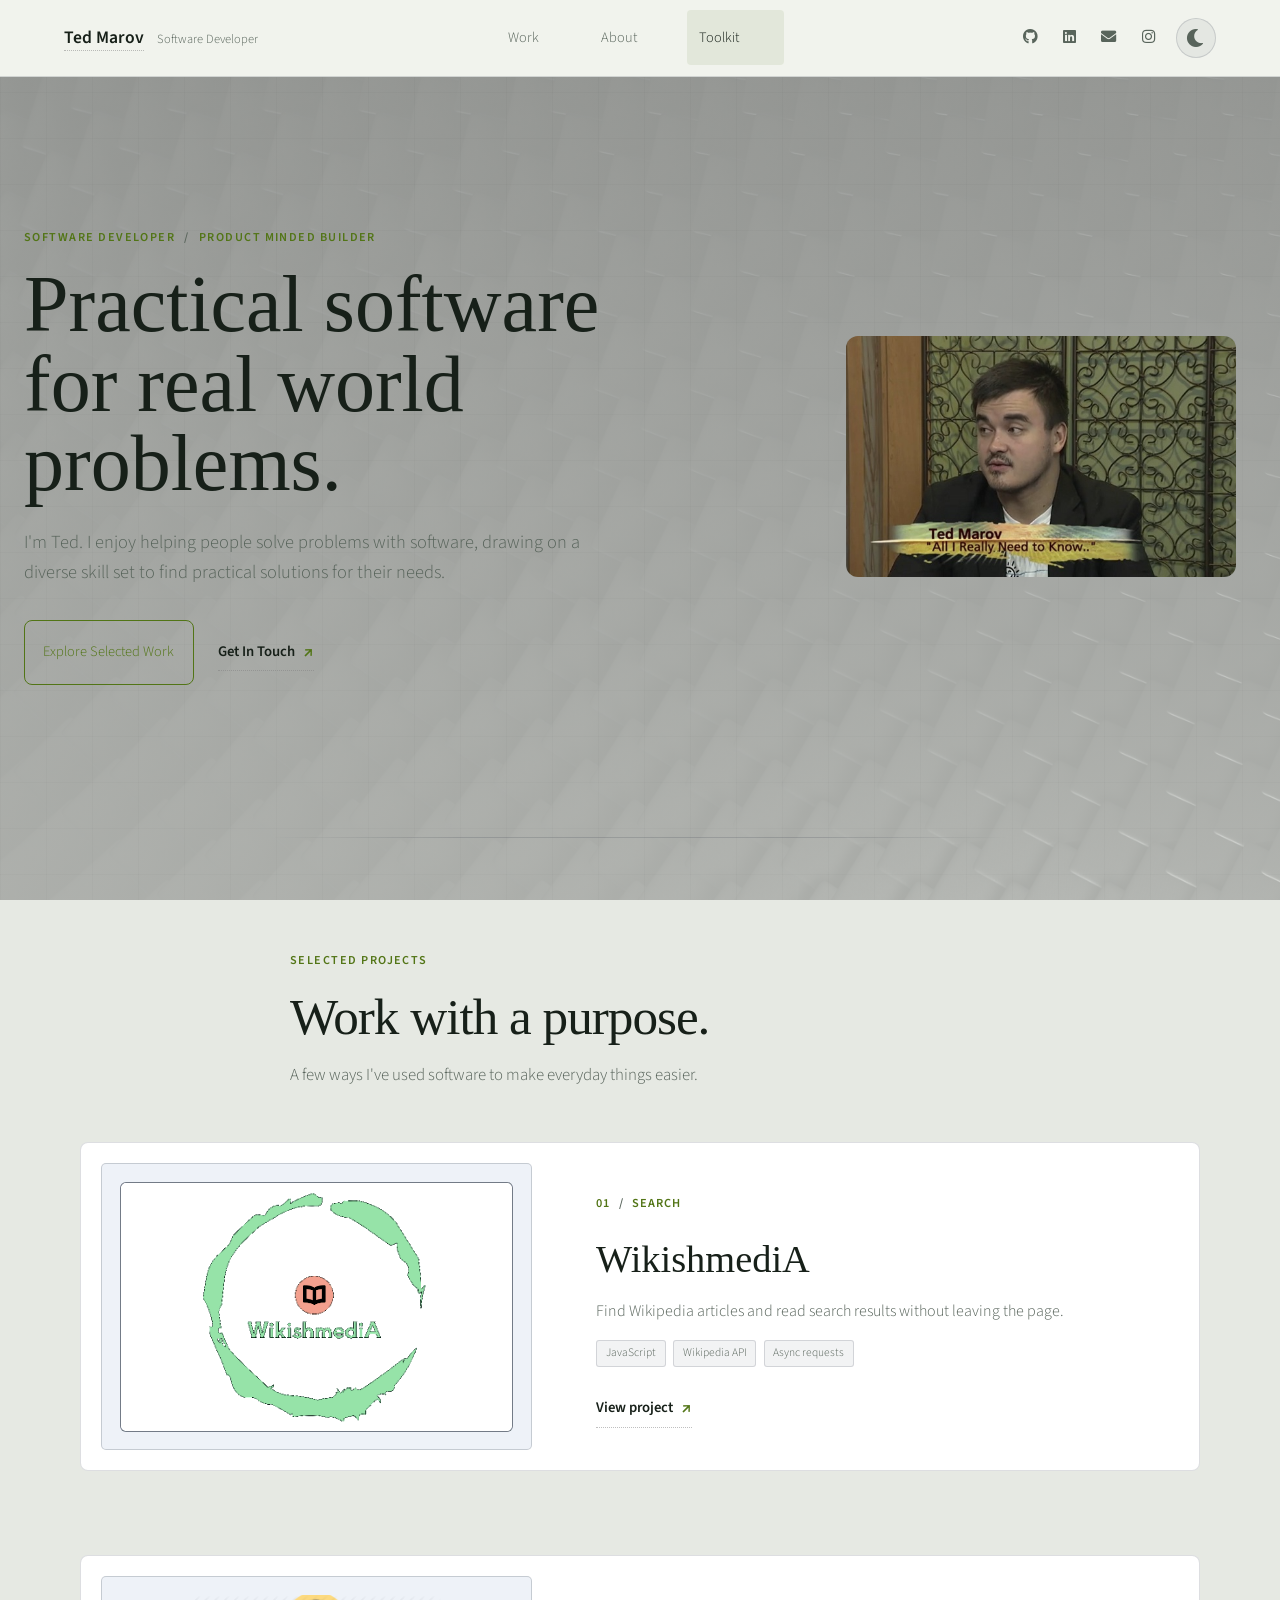
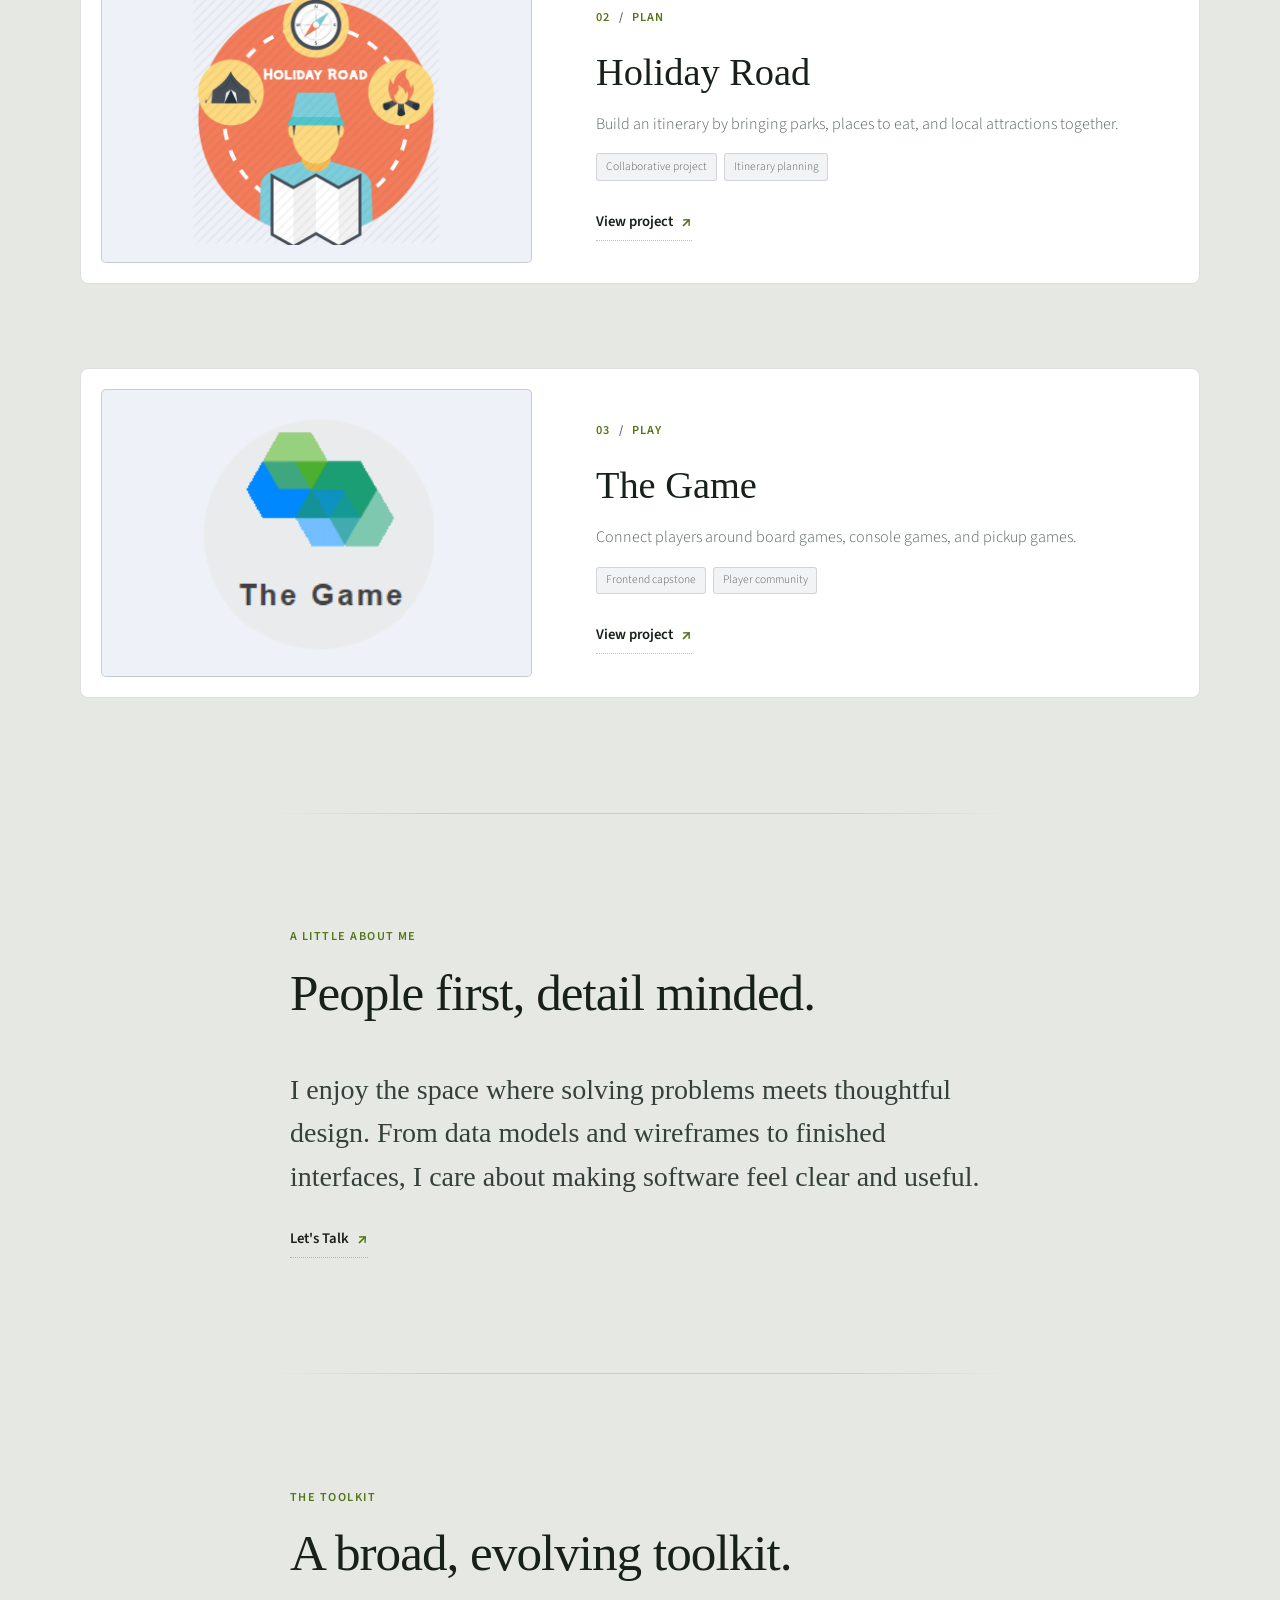
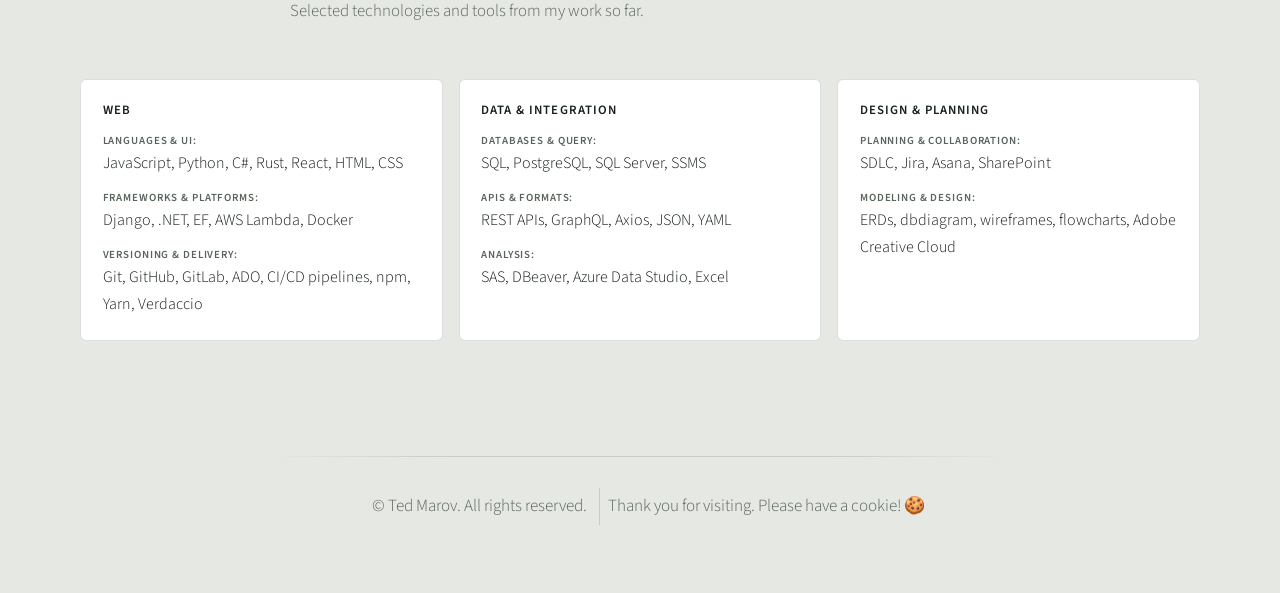
<file: index.html>
<!DOCTYPE HTML>
<!--
	Prologue by HTML5 UP
	html5up.net | @ajlkn
	Free for personal and commercial use under the CCA 3.0 license (html5up.net/license)
-->
<html>
	<head>
		<title>Ted Marov | Software Developer</title>
		<meta charset="utf-8" />
		<meta name="viewport" content="width=device-width, initial-scale=1" />
		<meta name="description" content="Ted Marov is a software developer building thoughtful tools for finding, planning, and connecting." />
		<meta property='og:image' content='./assets/images/DarkPaladin1.jpg' />
		<link rel="stylesheet" href="assets/css/main.css" />
		<link rel="stylesheet" href="assets/css/theme-dark.css" />
		<script>
			// Set theme before first paint to avoid a flash of the wrong palette.
			(function () {
				var t;
				try { t = localStorage.getItem('tm-theme'); } catch (e) {}
				if (t !== 'light' && t !== 'dark') {
					t = window.matchMedia && window.matchMedia('(prefers-color-scheme: light)').matches ? 'light' : 'dark';
				}
				document.documentElement.setAttribute('data-theme', t);
			})();
		</script>
	</head>
	<body class="is-preload">

		<!-- Gamma filter used to deepen low-contrast logo art -->
		<svg class="tm-filters" aria-hidden="true" focusable="false">
			<filter id="tm-deepen" color-interpolation-filters="sRGB">
				<feComponentTransfer>
					<feFuncR type="gamma" exponent="4.0" />
					<feFuncG type="gamma" exponent="4.0" />
					<feFuncB type="gamma" exponent="4.0" />
				</feComponentTransfer>
			</filter>
		</svg>

		<!-- Header -->
			<div id="header">

				<div class="top">
					<div class="name">
						<a class="brand-name" href="#top">Ted Marov</a>
						<span class="brand-role">Software Developer</span>
					</div>
				</div>

				<!-- Spacing -->
				<div class="middle">
					
						<!-- Nav -->
						<nav id="nav">
							<ul>
								<li><a href="#portfolio" id="portfolio-link"><span>Work</span></a></li>
								<li><a href="#about" id="about-link"><span>About</span></a></li>
								<li><a href="#technology" id="technology-link"><span>Toolkit</span></a></li>
								<!-- <li><a href="#contact" id="contact-link"><span class="icon solid fa-envelope">Contact</span></a></li> -->
							</ul>
						</nav>
				</div>

				<div class="bottom">
					<!-- Social Icons -->
						<ul class="icons">
							<li>
								<a href="https://www.github.com/tedmarov" 
								target="_blank" 
								rel="noopener noreferrer" 
								class="icon brands fa-github">
								<span class="label">Github</span>
								</a>
							</li>
							<li>
								<a href="https://www.linkedin.com/in/tedmarov" 
								target="_blank"
								rel="noopener noreferrer"
								class="icon brands fa-linkedin">
								<span class="label">LinkedIn</span>
								</a>
							</li>
							<li>
								<a href="mailto:tedmarov.dev@gmail.com"
								target="_blank"
								class="icon solid fa-envelope">
								<span class="label">Email</span>
								</a>
							</li>
							<li>
								<a href="https://www.instagram.com/tedmarov/"
								target="_blank"
								rel="noopener noreferrer"
								class="icon brands fa-instagram">
								<span class="label">Instagram</span>
								</a>
							</li>
						</ul>

				</div>

			</div>

		<!-- Main -->
			<div id="main">

				<!-- Intro -->
					<section id="top" class="one">
						<div class="container hero-layout">
							<div class="hero-copy">
								<p class="eyebrow">Software Developer <span> / </span> Product minded builder</p>
								<h1><span>Practical software</span><span>for real world</span><span>problems.</span></h1>
								<p class="hero-intro">
									I'm Ted. I enjoy helping people solve problems with software, drawing on a diverse skill set to find practical solutions for their needs.
								</p>
								<div class="hero-actions">
									<a href="#portfolio" class="button scrolly">Explore Selected Work</a>
									<a href="mailto:tedmarov.dev@gmail.com" class="text-link">Get In Touch <span aria-hidden="true">&#8599;</span></a>
								</div>
							</div>
							<figure class="hero-portrait">
								<img src="./assets/css/images/AboutMe.jpg" alt="Ted Marov outdoors" />
							</figure>
						</div>
					</section>

				<!-- Portfolio -->
					<section id="portfolio" class="two">
						<div class="container">

							<header class="section-heading">
								<p class="eyebrow">Selected projects</p>
								<h2 class="portfolio">Work with a purpose.</h2>
								<p class="section-intro">A few ways I've used software to make everyday things easier.</p>
							</header>
							<div class="project-list">
								<article class="project-item">
									<a class="project-image" href="https://github.com/tedmarov/WikishmediA" target="_blank" rel="noopener noreferrer" aria-label="View WikishmediA on GitHub">
										<img src="./assets/css/images/WikishmediA.jpg" alt="WikishmediA search interface" />
									</a>
									<div class="project-copy">
										<p class="project-index">01 <span>/</span> Search</p>
										<h3>WikishmediA</h3>
										<p>Find Wikipedia articles and read search results without leaving the page.</p>
										<ul class="tag-list" aria-label="Technologies used">
											<li>JavaScript</li><li>Wikipedia API</li><li>Async requests</li>
										</ul>
										<a class="project-link" href="https://github.com/tedmarov/WikishmediA" target="_blank" rel="noopener noreferrer">View project <span aria-hidden="true">&#8599;</span></a>
									</div>
								</article>
								<article class="project-item">
									<a class="project-image" href="https://github.com/tedmarov/holiday-road-dry-tortugas" target="_blank" rel="noopener noreferrer" aria-label="View Holiday Road on GitHub">
										<img src="./assets/css/images/HolidayRoad.jpg" alt="Holiday Road itinerary planning project" />
									</a>
									<div class="project-copy">
										<p class="project-index">02 <span>/</span> Plan</p>
										<h3>Holiday Road</h3>
										<p>Build an itinerary by bringing parks, places to eat, and local attractions together.</p>
										<ul class="tag-list" aria-label="Project details">
											<li>Collaborative project</li><li>Itinerary planning</li>
										</ul>
										<a class="project-link" href="https://github.com/tedmarov/holiday-road-dry-tortugas" target="_blank" rel="noopener noreferrer">View project <span aria-hidden="true">&#8599;</span></a>
									</div>
								</article>
								<article class="project-item">
									<a class="project-image" href="https://github.com/tedmarov/thegame" target="_blank" rel="noopener noreferrer" aria-label="View The Game on GitHub">
										<img src="./assets/css/images/TheGame.jpg" alt="The Game player connection project" />
									</a>
									<div class="project-copy">
										<p class="project-index">03 <span>/</span> Play</p>
										<h3>The Game</h3>
										<p>Connect players around board games, console games, and pickup games.</p>
										<ul class="tag-list" aria-label="Project details">
											<li>Frontend capstone</li><li>Player community</li>
										</ul>
										<a class="project-link" href="https://github.com/tedmarov/thegame" target="_blank" rel="noopener noreferrer">View project <span aria-hidden="true">&#8599;</span></a>
									</div>
								</article>
							</div>
						</div>
					</section>

				<!-- About Me -->
						<section id="about" class="three">
						<div class="container">
							<header class="section-heading">
								<p class="eyebrow">A little about me</p>
								<h2>People first, detail minded.</h2>
							</header>
							<div class="about-copy">
								<p>I enjoy the space where solving problems meets thoughtful design. From data models and wireframes to finished interfaces, I care about making software feel clear and useful.</p>
								<a class="project-link" href="mailto:tedmarov.dev@gmail.com">Let's Talk <span aria-hidden="true">&#8599;</span></a>
							</div>
						</div>
					</section>

					<!-- Technology -->
						<section id="technology" class="four">
						<div class="container">
							<header class="section-heading">
								<p class="eyebrow">The toolkit</p>
								<h2 class="technology">A broad, evolving toolkit.</h2>
								<p class="section-intro">Selected technologies and tools from my work so far.</p>
							</header>
							<div class="skill-groups">
								<article class="skill-group">
									<h3>Web</h3>
									<p><strong>Languages &amp; UI:</strong> JavaScript, Python, C#, Rust, React, HTML, CSS<br><strong>Frameworks &amp; Platforms:</strong> Django, .NET, EF, AWS Lambda, Docker<br><strong>Versioning &amp; delivery:</strong> Git, GitHub, GitLab, ADO, CI/CD pipelines, npm, Yarn, Verdaccio</p>
								</article>
								<article class="skill-group">
									<h3>Data &amp; integration</h3>
									<p><strong>Databases &amp; Query:</strong> SQL, PostgreSQL, SQL Server, SSMS<br><strong>APIs &amp; Formats:</strong> REST APIs, GraphQL, Axios, JSON, YAML<br><strong>Analysis:</strong> SAS, DBeaver, Azure Data Studio, Excel</p>
								</article>
								<article class="skill-group">
									<h3>Design &amp; planning</h3>
									<p><strong>Planning &amp; Collaboration:</strong> SDLC, Jira, Asana, SharePoint<br><strong>Modeling &amp; Design:</strong> ERDs, dbdiagram, wireframes, flowcharts, Adobe Creative Cloud</p>
								</article>
							</div>

						</div>
					</section>

					
				</div>

		<!-- Footer -->
		<div id="footer">

			<!-- Copyright -->
					<ul class="copyright">
						<li>&copy; Ted Marov. All rights reserved.</li>
						<li>Thank you for visiting. Please have a cookie! 🍪</li>
					</ul>
					
				</div>
				
		<!-- Scripts -->
			<script src="assets/js/jquery.min.js"></script>
			<script src="assets/js/jquery.scrolly.min.js"></script>
			<script src="assets/js/jquery.scrollex.min.js"></script>
			<script src="assets/js/browser.min.js"></script>
			<script src="assets/js/breakpoints.min.js"></script>
			<script src="assets/js/util.js"></script>
			<script src="assets/js/main.js"></script>
			<script src="assets/js/theme-toggle.js"></script>
			
		</body>
</html>
</file>
<file: assets/css/theme-dark.css>
/* Theme and portfolio overrides loaded after main.css. */

:root,
:root[data-theme="dark"] {
	--bg-base: #111512;
	--bg-raise: #191f1b;
	--surface: rgba(255, 255, 255, 0.04);
	--card-bg: rgba(255, 255, 255, 0.04);
	--well: rgba(255, 255, 255, 0.04);
	--well-border: rgba(255, 255, 255, 0.09);
	--border: rgba(255, 255, 255, 0.09);
	--text: #dce3dc;
	--text-dim: #8b98a6;
	--text-bright: #ffffff;

	--grid-line: rgba(255, 255, 255, 0.025);
	--grid-opacity: 0.28;

	--accent: #c5ed68;
	--accent-contrast: #151a10;
	--accent-soft: rgba(197, 237, 104, 0.10);
	--accent-border: rgba(197, 237, 104, 0.45);
	--accent-border-dim: rgba(197, 237, 104, 0.32);
	--accent-glow: rgba(197, 237, 104, 0.18);

	--shadow-card: 0 8px 24px rgba(0, 0, 0, 0.28);
	--shadow-card-hover: 0 14px 34px rgba(0, 0, 0, 0.40);
	--shadow-photo: 0 12px 32px rgba(0, 0, 0, 0.45);

	--thumb-filter: saturate(0.9) brightness(0.92);
	--background-wash-top: 74%;
	--background-wash-mid: 82%;
	--background-wash-bottom: 88%;
	--header-image-wash: 78%;

	color-scheme: dark;
}

:root[data-theme="light"] {
	/* Base sits a shade below white so white cards read as raised. */
	--bg-base: #e6e9e3;
	--bg-raise: #f1f3ed;
	--surface: rgba(15, 23, 42, 0.05);
	--card-bg: #ffffff;
	--well: #eef2f8;
	--well-border: rgba(15, 23, 42, 0.18);
	--border: rgba(15, 23, 42, 0.14);
	--text: #344039;
	--text-dim: #58645b;
	--text-bright: #172019;

	--grid-line: rgba(23, 32, 25, 0.045);
	--grid-opacity: 0.42;

	--accent: #527516;
	--accent-contrast: #ffffff;
	--accent-soft: rgba(82, 117, 22, 0.09);
	--accent-border: rgba(82, 117, 22, 0.40);
	--accent-border-dim: rgba(82, 117, 22, 0.28);
	--accent-glow: rgba(82, 117, 22, 0.18);

	--shadow-card: 0 4px 14px rgba(15, 23, 42, 0.10);
	--shadow-card-hover: 0 12px 28px rgba(15, 23, 42, 0.16);
	--shadow-photo: 0 10px 28px rgba(15, 23, 42, 0.18);

	/* contrast() would push these pale tones further toward white. */
	--thumb-filter: saturate(1.08);
	--background-wash-top: 62%;
	--background-wash-mid: 68%;
	--background-wash-bottom: 74%;
	--header-image-wash: 68%;

	color-scheme: light;
}

/* ---------- One continuous base for the whole page ---------- */

html {
	scroll-behavior: smooth;
}

body {
	background: var(--bg-base);
	color: var(--text);
}

/* Fixed texture layer: felt, not seen. */
body::before {
	content: "";
	position: fixed;
	inset: 0;
	z-index: -2;
	background:
		linear-gradient(
			180deg,
			color-mix(in srgb, var(--bg-base) var(--background-wash-top), transparent) 0%,
			color-mix(in srgb, var(--bg-base) var(--background-wash-mid), transparent) 48%,
			color-mix(in srgb, var(--bg-base) var(--background-wash-bottom), transparent) 100%
		),
		url("../images/DarkPaladin1.jpg") center 34% / cover no-repeat,
		linear-gradient(180deg, var(--bg-base) 0%, var(--bg-raise) 55%, var(--bg-base) 100%);
}

body::after {
	content: "";
	position: fixed;
	inset: 0;
	z-index: -1;
	pointer-events: none;
	opacity: var(--grid-opacity);
	background-image:
		linear-gradient(var(--grid-line) 1px, transparent 1px),
		linear-gradient(90deg, var(--grid-line) 1px, transparent 1px);
	background-size: 46px 46px;
}

/* ---------- Sections: no more per-section backgrounds ---------- */

#main > section {
	position: relative;
	background-image: none;
	background-color: transparent;
	box-shadow: none;
	border-top: 0;
	padding: 6em 0;
}

/* Hairline that fades out at both ends, so sections read as one surface
   instead of stacked panels. Skips the first section (the hero). */
#main > section ~ section::before {
	content: "";
	position: absolute;
	top: 0;
	left: 50%;
	transform: translateX(-50%);
	width: min(68%, 46rem);
	height: 1px;
	background: linear-gradient(
		90deg,
		transparent 0%,
		var(--border) 25%,
		var(--border) 75%,
		transparent 100%
	);
}

#main > section.two,
#main > section.three,
#main > section.four {
	background-color: transparent;
	background-image: none;
	color: var(--text);
}

#main > section h2,
#main > section h3,
#main > section h4 {
	color: var(--text-bright);
}

#main > section p {
	color: var(--text);
}

/* ---------- Header ---------- */

#header {
	background-image: none;
	background: color-mix(in srgb, var(--bg-base) 94%, transparent);
	border-bottom: 1px solid var(--border);
	box-shadow: none;
	color: var(--text);
	backdrop-filter: blur(16px);
}

:root[data-theme="light"] #header {
	background: var(--bg-raise);
	background-image: none;
}

#header .brand-name {
	color: var(--text-bright);
	font-size: 1.1rem;
	font-weight: 600;
	text-decoration: none;
}

#header .brand-role {
	color: var(--text-dim);
	font-size: 0.78rem;
	margin-left: 0.55rem;
}

#header .name h1,
#header #title {
	color: var(--text-bright);
}

#header .name p {
	color: var(--text-dim);
}

#nav ul li a {
	color: var(--text-dim);
	border: 0;
	padding: 0.55rem 0.75rem;
	transition: color 0.2s ease, background-color 0.2s ease;
}

#nav ul li a:hover {
	color: var(--text-bright);
	background: var(--surface);
}

#nav ul li a.active {
	background: var(--accent-soft);
	box-shadow: none;
	color: var(--text-bright);
	border-radius: 4px;
}

#nav ul li a.active span:before,
#nav ul li a:hover span:before {
	color: var(--accent);
}

#header .icons a {
	color: var(--text-dim);
}

#header .icons a:hover {
	color: var(--accent);
}

/* ---------- Theme toggle (markup injected by theme-toggle.js) ---------- */

.theme-toggle-wrap {
	text-align: center;
	margin-top: 0.9em;
}

.theme-toggle {
	display: inline-flex;
	align-items: center;
	gap: 0.55em;
	padding: 0.5em 1.1em;
	font-size: 0.62em;
	letter-spacing: 0.09em;
	text-transform: uppercase;
	background: var(--surface);
	background-image: none;
	border: 1px solid var(--border);
	border-radius: 999px;
	color: var(--text-dim) !important;
	cursor: pointer;
	transition: color 0.25s ease, border-color 0.25s ease, background-color 0.25s ease;
}

.theme-toggle:hover {
	color: var(--text-bright) !important;
	border-color: var(--accent-border-dim);
	background-color: var(--accent-soft);
	box-shadow: none;
}

.theme-toggle:focus-visible {
	outline: 2px solid var(--accent);
	outline-offset: 2px;
}

.theme-toggle__icon:before {
	font-family: "Font Awesome 5 Free";
	font-weight: 900;
	font-size: 1.25em;
	content: "\f185"; /* sun */
}

:root[data-theme="light"] .theme-toggle__icon:before {
	content: "\f186"; /* moon */
}

.theme-toggle__label:after {
	content: "Light mode";
}

:root[data-theme="light"] .theme-toggle__label:after {
	content: "Dark mode";
}

/* ---------- Cards do the work the backgrounds were doing ---------- */

.item {
	background: var(--card-bg);
	border: 1px solid var(--border);
	border-radius: 12px;
	overflow: hidden;
	box-shadow: var(--shadow-card);
	transition: transform 0.25s ease, border-color 0.25s ease, box-shadow 0.25s ease;
}

.item:hover {
	transform: translateY(-4px);
	border-color: var(--accent-border);
	box-shadow: var(--shadow-card-hover);
}

.item header {
	background: transparent;
	padding: 1.25em 1.25em 1.5em;
}

.item header p {
	color: var(--text-dim);
	font-size: 1em;
	line-height: 1.6;
}

.image.fit img {
	border-radius: 8px;
}

/* ---------- Equal-height portfolio cards ---------- */

#portfolio .row > .col-4 {
	display: flex;
	margin-bottom: 40px;
}

#portfolio .item {
	display: flex;
	flex-direction: column;
	flex: 1;
	margin-bottom: 0;
}

/* Push copy to a consistent baseline regardless of text length. */
#portfolio .item header {
	margin-top: auto;
}

/* ---------- Tame the light thumbnails ---------- */

#portfolio .portfolio-preview {
	background: var(--well);
	border: 1px solid var(--well-border);
	border-radius: 10px;
	padding: 1.25rem;
	margin-block: 1.25rem;
	transition: background-color 0.25s ease, border-color 0.25s ease;
}

#portfolio .portfolio-preview img,
#portfolio .portfolio-preview dotlottie-player {
	filter: var(--thumb-filter);
	transition: filter 0.25s ease;
}

/* Direct child only — the Lottie player is transparent and needs no frame. */
#portfolio .portfolio-preview > img {
	border: 1px solid var(--well-border);
	border-radius: 6px;
	background: #ffffff;
}

/* Deepen the pale logo tones in the current project-image markup. */
:root[data-theme="light"] #portfolio .project-image > img[src*="WikishmediA"] {
		filter: url(#tm-deepen) contrast(1.25) saturate(1.35);
	background: #ffffff;
	border: 1px solid var(--well-border);
	border-radius: 6px;
}

.tm-filters {
	position: absolute;
	width: 0;
	height: 0;
	overflow: hidden;
}

.item:hover .portfolio-preview {
	border-color: var(--accent-border-dim);
}

.item:hover .portfolio-preview img,
.item:hover .portfolio-preview dotlottie-player {
	filter: none;
}

/* ---------- About Me portrait ---------- */

.image.featured img {
	border-radius: 12px;
	border: 1px solid var(--border);
	box-shadow: var(--shadow-photo);
}

/* ---------- One accent, used consistently ---------- */

input[type="button"],
input[type="submit"],
input[type="reset"],
button,
.button {
	background-color: transparent;
	background-image: none;
	border: 1px solid var(--accent);
	color: var(--accent) !important;
	border-radius: 8px;
	transition: background-color 0.25s ease, color 0.25s ease, box-shadow 0.25s ease;
}

input[type="button"]:hover,
input[type="submit"]:hover,
input[type="reset"]:hover,
button:hover,
.button:hover {
	background-color: var(--accent);
	color: var(--accent-contrast) !important;
	box-shadow: 0 6px 20px var(--accent-glow);
}

.portfolio,
.technology {
	color: var(--accent);
}

/* ---------- Technology icons ---------- */

.techIcon a {
	color: var(--text-dim);
	transition: color 0.25s ease, transform 0.25s ease;
}

.techIcon a:hover {
	color: var(--accent);
	transform: translateY(-4px);
}

/* ---------- Contemporary portfolio layout ---------- */

#header {
	position: sticky;
	top: 0;
	left: auto;
	width: 100%;
	height: auto;
	min-height: 76px;
	overflow: visible;
	display: grid;
	grid-template-columns: minmax(13rem, 1fr) auto minmax(13rem, 1fr);
	align-items: center;
	gap: 1.5rem;
	padding: 0.65rem clamp(1.25rem, 5vw, 5rem);
	text-align: left;
	z-index: 10000;
}

#header .top,
#header .middle,
#header .bottom {
	min-width: 0;
	padding: 0;
	margin: 0;
	border: 0;
	box-shadow: none;
}

#header .top {
	flex: initial;
}

#header .middle {
	flex: initial;
}

#header .bottom {
	justify-self: end;
	display: flex;
	align-items: center;
	gap: 0.9rem;
}

#header .name {
	text-align: left;
}

#header .top .name {
	text-align: left;
	padding: 0;
}

#header .icons {
	display: flex;
	align-items: center;
	gap: 0.8rem;
	margin: 0;
	font-size: 0.95rem;
}

#header .icons li {
	padding: 0;
}

#header .icons a {
	color: var(--text-dim);
}

#nav ul {
	display: flex;
	align-items: center;
	gap: 0.35rem;
}

#nav ul li a span {
	font-size: 0.9rem;
}

.theme-toggle-wrap {
	margin: 0;
}

.theme-toggle {
	width: 2.5rem;
	height: 2.5rem;
	justify-content: center;
	padding: 0;
	font-size: 0.9rem;
	text-transform: none;
}

.theme-toggle__label {
	position: absolute;
	width: 1px;
	height: 1px;
	padding: 0;
	margin: -1px;
	overflow: hidden;
	clip: rect(0, 0, 0, 0);
	white-space: nowrap;
	border: 0;
}

#headerToggle {
	display: none !important;
}

#main,
#footer {
	margin-left: 0;
}

#main > section {
	padding: clamp(4.5rem, 9vw, 8rem) 0;
}

#main > section .container {
	width: min(100% - 3rem, 1120px);
	margin-inline: auto;
	padding: 0;
}

#main > section.one .container {
	width: min(100% - 3rem, 1280px);
}

#main > section.one {
	min-height: min(760px, calc(100svh - 76px));
	display: grid;
	align-items: center;
	background: transparent;
	text-align: left;
}

.hero-layout {
	display: grid;
	grid-template-columns: minmax(0, 1.15fr) minmax(250px, 0.72fr);
	align-items: center;
	gap: clamp(3rem, 9vw, 8rem);
}

.hero-copy {
	max-width: 670px;
}

.eyebrow {
	margin: 0 0 1.15rem;
	color: var(--accent) !important;
	font-family: "Source Sans Pro", sans-serif;
	font-size: 0.76rem;
	font-weight: 600;
	letter-spacing: 0.12em;
	line-height: 1.5;
	text-transform: uppercase;
}

.eyebrow span {
	color: var(--text-dim);
	padding-inline: 0.35rem;
}

.hero-copy h1 {
	max-width: 16ch;
	margin: 0;
	color: var(--text-bright);
	font-family: Georgia, "Times New Roman", serif;
	font-size: 5rem;
	font-weight: 400;
	line-height: 0.99;
}

.hero-copy h1 span {
	display: block;
	white-space: nowrap;
}

.hero-intro {
	max-width: 35rem;
	margin: 1.5rem 0 0;
	color: var(--text-dim) !important;
	font-size: 1.15rem;
	line-height: 1.65;
}

.hero-actions {
	display: flex;
	align-items: center;
	flex-wrap: wrap;
	gap: 1.5rem;
	margin-top: 2rem;
}

.hero-actions .button {
	margin: 0;
	padding: 0.8rem 1.15rem;
	font-size: 0.9rem;
}

.text-link,
.project-link {
	display: inline-flex;
	align-items: center;
	gap: 0.5rem;
	color: var(--text-bright);
	font-size: 0.92rem;
	font-weight: 600;
	text-decoration: none;
}

.text-link span,
.project-link span {
	color: var(--accent);
	font-size: 1.2em;
}

.hero-portrait {
	position: relative;
	width: 100%;
	max-width: 390px;
	margin: 0 auto;
}

.hero-portrait img {
	display: block;
	width: 100%;
	height: auto;
	border-radius: 12px;
	filter: saturate(0.78);
}

.section-heading {
	max-width: 700px;
	margin: 0 auto 3rem;
	text-align: left;
}

.section-heading h2 {
	margin: 0;
	color: var(--text-bright);
	font-family: Georgia, "Times New Roman", serif;
	font-size: clamp(2.4rem, 4vw, 3.5rem);
	font-weight: 400;
	line-height: 1.08;
}

.section-intro {
	margin: 0.8rem 0 0;
	color: var(--text-dim) !important;
	font-size: 1.05rem;
}

.project-list {
	display: grid;
	gap: 1.25rem;
}

.project-item {
	display: grid;
	grid-template-columns: minmax(220px, 0.85fr) minmax(0, 1.15fr);
	align-items: center;
	gap: clamp(1.5rem, 5vw, 4rem);
	padding: 1.25rem;
	background: var(--card-bg);
	border: 1px solid var(--border);
	border-radius: 8px;
	text-align: left;
}

.project-image {
	display: grid;
	place-items: center;
	min-height: 220px;
	padding: 1.1rem;
	background: var(--well);
	border: 1px solid var(--well-border);
	border-radius: 5px;
}

.project-image img {
	display: block;
	width: 100%;
	max-height: 250px;
	object-fit: contain;
	border-radius: 3px;
}

.project-copy {
	padding: 0.65rem clamp(0rem, 3vw, 2rem) 0.65rem 0;
}

.project-index {
	margin: 0 0 0.5rem;
	color: var(--accent) !important;
	font-size: 0.77rem;
	font-weight: 600;
	letter-spacing: 0.08em;
	text-transform: uppercase;
}

.project-index span {
	color: var(--text-dim);
	padding-inline: 0.35rem;
}

.project-copy h3 {
	margin: 0;
	color: var(--text-bright);
	font-family: Georgia, "Times New Roman", serif;
	font-size: clamp(1.8rem, 3vw, 2.5rem);
	font-weight: 400;
}

.project-copy > p:not(.project-index) {
	max-width: 35rem;
	margin: 0.65rem 0 1rem;
	color: var(--text-dim) !important;
	font-size: 1rem;
	line-height: 1.6;
}

.tag-list {
	display: flex;
	flex-wrap: wrap;
	gap: 0.45rem;
	padding: 0;
	margin: 0 0 1.25rem;
	list-style: none;
}

.tag-list li {
	padding: 0.32rem 0.55rem;
	color: var(--text-dim);
	background: var(--surface);
	border: 1px solid var(--border);
	border-radius: 3px;
	font-size: 0.72rem;
	line-height: 1.3;
}

.about-copy {
	max-width: 700px;
	margin: 0 auto;
	text-align: left;
}

.about-copy p {
	margin: 0 0 1.25rem;
	color: var(--text) !important;
	font-family: Georgia, "Times New Roman", serif;
	font-size: clamp(1.3rem, 2.3vw, 1.75rem);
	line-height: 1.55;
}

.skill-groups {
	display: grid;
	grid-template-columns: repeat(3, minmax(0, 1fr));
	gap: 1rem;
	text-align: left;
}

.skill-group {
	padding: 1.35rem;
	margin-bottom: 0;
	background: var(--card-bg);
	border: 1px solid var(--border);
	border-radius: 6px;
}

.skill-group h3 {
	margin: 0 0 0.8rem;
	color: var(--accent);
	font-size: 0.8rem;
	font-weight: 600;
	letter-spacing: 0.08em;
	text-transform: uppercase;
}

.skill-group p {
	margin: 0;
	color: var(--text-bright) !important;
	font-size: 1rem;
	line-height: 1.7;
}

.skill-group p strong {
	display: block;
	margin: 0.8rem 0 0.1rem;
	color: var(--text-dim);
	font-size: 0.68rem;
	font-weight: 600;
	letter-spacing: 0.08em;
	line-height: 1.4;
	text-transform: uppercase;
}

.skill-group p strong:first-child {
	margin-top: 0;
}

.skill-group p span {
	color: var(--accent);
	padding-inline: 0.18rem;
}

#footer {
	padding-top: 2rem;
}

@media screen and (max-width: 1200px) {
	.hero-copy h1 {
		font-size: 4rem;
	}
}

@media screen and (max-width: 960px) {
	#header {
		position: sticky;
		left: auto;
		width: 100%;
		height: auto;
		min-height: 0;
		transform: none;
		grid-template-columns: minmax(0, 1fr) auto;
		gap: 0.5rem 1rem;
		padding: 0.8rem 1.25rem 0.55rem;
	}

	#header .top {
		grid-column: 1;
		grid-row: 1;
	}

	#header .middle {
		grid-column: 1 / -1;
		grid-row: 2;
	}

	#header .bottom {
		grid-column: 2;
		grid-row: 1;
	}

	#header .icons {
		gap: 0.55rem;
	}

	#nav ul {
		justify-content: flex-start;
	}

	#main,
	#footer,
	body.header-visible #main {
		margin-left: 0;
		transform: none;
	}

	.hero-layout {
		grid-template-columns: minmax(0, 1fr) minmax(210px, 0.72fr);
		gap: 2rem;
	}

	.hero-copy h1 {
		font-size: 3rem;
	}

	.project-item {
		grid-template-columns: minmax(190px, 0.8fr) minmax(0, 1.2fr);
		gap: 1.5rem;
	}
}

@media screen and (max-width: 700px) {
	.hero-copy h1 {
		font-size: 2.7rem;
	}
}

@media screen and (max-width: 640px) {
	#header {
		padding: 0.55rem 1rem 0.35rem;
		gap: 0.3rem 0.75rem;
	}

	#header .brand-role {
		display: block;
		margin: 0;
		font-size: 0.7rem;
	}

	#header .icons {
		gap: 0.35rem;
	}

	#header .icons a {
		font-size: 0.9rem;
	}

	.theme-toggle {
		width: 2.25rem;
		height: 2.25rem;
	}

	#nav ul {
		gap: 0.1rem;
	}

	#nav ul li a {
		padding: 0.3rem 0.6rem;
	}

	#main > section .container {
		width: min(100% - 2rem, 1120px);
	}

	#main > section.one .container {
		width: min(100% - 2rem, 1280px);
	}

	#main > section {
		padding: 3.25rem 0;
	}

	#main > section.one {
		min-height: 0;
	}

	.hero-layout {
		grid-template-columns: 1fr;
		gap: 2rem;
	}

	.hero-copy h1 {
		font-size: 2.8rem;
	}

	.hero-intro {
		font-size: 1.05rem;
	}

	.hero-portrait {
		width: min(78%, 330px);
	}

	.hero-portrait img {
		height: auto;
	}

	.section-heading {
		margin-bottom: 2rem;
	}

	.project-item {
		grid-template-columns: 1fr;
		gap: 1.1rem;
		padding: 0.85rem;
	}

	.project-image {
		min-height: 190px;
	}

	.project-copy {
		padding: 0.3rem 0.3rem 0.5rem;
	}

	.skill-groups {
		grid-template-columns: 1fr;
	}
}

@media screen and (max-width: 360px) {
	.hero-copy h1 {
		font-size: 2.3rem;
	}
}

@media (prefers-reduced-motion: reduce) {
	.hero-portrait img,
	.project-item,
	.project-image img,
	.text-link,
	.project-link {
		transition: none;
	}
}

/* ---------- Footer blends instead of repeating the photo ---------- */

#footer {
	background-image: none;
	background-color: transparent;
	border-top: 0;
	box-shadow: none;
	color: var(--text-dim);
	position: relative;
}

#footer::before {
	content: "";
	position: absolute;
	top: 0;
	left: 50%;
	transform: translateX(-50%);
	width: min(68%, 46rem);
	height: 1px;
	background: linear-gradient(
		90deg,
		transparent 0%,
		var(--border) 25%,
		var(--border) 75%,
		transparent 100%
	);
}

#footer .copyright li {
	border-left-color: var(--border);
}

/* ---------- Respect reduced motion ---------- */

@media (prefers-reduced-motion: reduce) {
	html {
		scroll-behavior: auto;
	}

	.item,
	.techIcon a,
	.button,
	.theme-toggle,
	#portfolio .portfolio-preview,
	#portfolio .portfolio-preview img {
		transition: none;
	}

	.item:hover {
		transform: none;
	}
}
</file>
<file: assets/css/main.css>
@import url("fontawesome-all.min.css");
@import url("https://fonts.googleapis.com/css?family=Source+Sans+Pro:300,300italic,400,600");

/*
	Prologue by HTML5 UP
	html5up.net | @ajlkn
	Free for personal and commercial use under the CCA 3.0 license (html5up.net/license)
*/

html,
body,
div,
span,
applet,
object,
iframe,
h1,
h2,
h3,
h4,
h5,
h6,
p,
blockquote,
pre,
a,
abbr,
acronym,
address,
big,
cite,
code,
del,
dfn,
em,
img,
ins,
kbd,
q,
s,
samp,
small,
strike,
strong,
sub,
sup,
tt,
var,
b,
u,
i,
center,
dl,
dt,
dd,
ol,
ul,
li,
fieldset,
form,
label,
legend,
table,
caption,
tbody,
tfoot,
thead,
tr,
th,
td,
article,
aside,
canvas,
details,
embed,
figure,
figcaption,
footer,
header,
hgroup,
menu,
nav,
output,
ruby,
section,
summary,
time,
mark,
audio,
video {
  margin: 0;
  padding: 0;
  border: 0;
  font-size: 100%;
  font: inherit;
  vertical-align: baseline;
}

article,
aside,
details,
figcaption,
figure,
footer,
header,
hgroup,
menu,
nav,
section {
  display: block;
}

body {
  line-height: 1;
}

ol,
ul {
  list-style: none;
}

blockquote,
q {
  quotes: none;
}

blockquote:before,
blockquote:after,
q:before,
q:after {
  content: "";
  content: none;
}

table {
  border-collapse: collapse;
  border-spacing: 0;
}

body {
  -webkit-text-size-adjust: none;
}

mark {
  background-color: transparent;
  color: inherit;
}

input::-moz-focus-inner {
  border: 0;
  padding: 0;
}

input,
select,
textarea {
  -moz-appearance: none;
  -webkit-appearance: none;
  -ms-appearance: none;
  appearance: none;
}

/* Basic */

html {
  box-sizing: border-box;
}

*,
*:before,
*:after {
  box-sizing: inherit;
}

body {
  background: #fff;
  font-family: "Source Sans Pro", sans-serif;
  font-size: 19pt;
  font-weight: 300;
  line-height: 1.75em;
  color: rgb(255, 255, 255, 0.75);
}

body.is-preload *,
body.is-preload *:before,
body.is-preload *:after {
  -moz-animation: none !important;
  -webkit-animation: none !important;
  -ms-animation: none !important;
  animation: none !important;
  -moz-transition: none !important;
  -webkit-transition: none !important;
  -ms-transition: none !important;
  transition: none !important;
}

input,
textarea,
select {
  font-family: "Source Sans Pro", sans-serif;
  font-size: 19pt;
  font-weight: 300;
  line-height: 1.75em;
  color: #888;
}

h1,
h2,
h3,
h4,
h5,
h6 {
  font-weight: 300;
  color: #fff;
  line-height: 1.5em;
}

h1 a,
h2 a,
h3 a,
h4 a,
h5 a,
h6 a {
  color: inherit;
  text-decoration: none;
}

h1 a strong,
h2 a strong,
h3 a strong,
h4 a strong,
h5 a strong,
h6 a strong {
  color: #333;
}

h2 {
  font-size: 2em;
  letter-spacing: -1px;
}

h2.alt {
  color: #888;
}

h2.alt strong {
  color: #666;
}

h3 {
  font-size: 1.5em;
}

header {
  margin: 0 0 2em 0;
}

header > p {
  margin: 1em 0 0 0;
}

footer {
  margin: 2em 0 0 0;
}

strong,
b {
  font-weight: 300;
  color: #fff;
  font-family: "Source Sans Pro", sans-serif;
}

em,
i {
  font-style: italic;
}

a {
  text-decoration: none;
  color: inherit;
  border-bottom: dotted 1px rgba(128, 128, 128, 0.5);
  -moz-transition: color 0.35s ease-in-out,
    border-bottom-color 0.35s ease-in-out;
  -webkit-transition: color 0.35s ease-in-out,
    border-bottom-color 0.35s ease-in-out;
  -ms-transition: color 0.35s ease-in-out, border-bottom-color 0.35s ease-in-out;
  transition: color 0.35s ease-in-out, border-bottom-color 0.35s ease-in-out;
  outline: 0;
}

a:hover {
  color: #1cacff;
  border-bottom-color: rgba(255, 255, 255, 0);
}

sub {
  position: relative;
  top: 0.5em;
  font-size: 0.8em;
}

sup {
  position: relative;
  top: -0.5em;
  font-size: 0.8em;
}

hr {
  border: 0;
  border-top: solid 1px #ddd;
}

blockquote {
  border-left: solid 0.5em #ddd;
  padding: 1em 0 1em 2em;
  font-style: italic;
}

p,
ul,
ol,
dl,
table {
  margin-bottom: 2em;
}

br.clear {
  clear: both;
}

/* Container */

.container {
  margin: 0 auto;
  max-width: 100%;
  width: 1400px;
}

@media screen and (min-width: 961px) and (max-width: 1880px) {
  .container {
    width: 1200px;
  }
}

@media screen and (min-width: 961px) and (max-width: 1620px) {
  .container {
    width: 960px;
  }
}

@media screen and (min-width: 961px) and (max-width: 1320px) {
  .container {
    width: 100%;
  }
}

@media screen and (max-width: 960px) {

  .container {
    width: 100%;
  }
}

@media screen and (max-width: 736px) {
  .container {
    width: 100%;
  }
}

/* Row */

.row {
  display: flex;
  flex-wrap: wrap;
  box-sizing: border-box;
  align-items: stretch;
}

.row > * {
  box-sizing: border-box;
}

.row.gtr-uniform > * > :last-child {
  margin-bottom: 0;
}

.row.aln-left {
  justify-content: flex-start;
}

.row.aln-center {
  justify-content: center;
}

.row.aln-right {
  justify-content: flex-end;
}

.row.aln-top {
  align-items: flex-start;
}

.row.aln-middle {
  align-items: center;
}

.row.aln-bottom {
  align-items: flex-end;
}

.row > .imp {
  order: -1;
}

.row > .col-1 {
  width: 8.33333%;
}

.row > .off-1 {
  margin-left: 8.33333%;
}

.row > .col-2 {
  width: 16.66667%;
}

.row > .off-2 {
  margin-left: 16.66667%;
}

.row > .col-3 {
  width: 25%;
}

.row > .off-3 {
  margin-left: 25%;
}

.row > .col-4 {
  width: 33.33333%;
}

.row > .off-4 {
  margin-left: 33.33333%;
}

.row > .col-5 {
  width: 41.66667%;
}

.row > .off-5 {
  margin-left: 41.66667%;
}

.row > .col-6 {
  width: 50%;
}

.row > .off-6 {
  margin-left: 50%;
}

.row > .col-7 {
  width: 58.33333%;
}

.row > .off-7 {
  margin-left: 58.33333%;
}

.row > .col-8 {
  width: 66.66667%;
}

.row > .off-8 {
  margin-left: 66.66667%;
}

.row > .col-9 {
  width: 75%;
}

.row > .off-9 {
  margin-left: 75%;
}

.row > .col-10 {
  width: 83.33333%;
}

.row > .off-10 {
  margin-left: 83.33333%;
}

.row > .col-11 {
  width: 91.66667%;
}

.row > .off-11 {
  margin-left: 91.66667%;
}

.row > .col-12 {
  width: 100%;
}

.row > .off-12 {
  margin-left: 100%;
}

.row.gtr-0 {
  margin-top: 0px;
  margin-left: 0px;
}

.row.gtr-0 > * {
  padding: 0px 0 0 0px;
}

.row.gtr-0.gtr-uniform {
  margin-top: 0px;
}

.row.gtr-0.gtr-uniform > * {
  padding-top: 0px;
}

.row.gtr-25 {
  margin-top: -10px;
  margin-left: -10px;
}

.row.gtr-25 > * {
  padding: 10px 0 0 10px;
}

.row.gtr-25.gtr-uniform {
  margin-top: -10px;
}

.row.gtr-25.gtr-uniform > * {
  padding-top: 10px;
}

.row.gtr-50 {
  margin-top: -20px;
  margin-left: -20px;
}

.row.gtr-50 > * {
  padding: 20px 0 0 20px;
}

.row.gtr-50.gtr-uniform {
  margin-top: -20px;
}

.row.gtr-50.gtr-uniform > * {
  padding-top: 20px;
}

.row {
  margin-top: -40px;
  margin-left: -40px;
}

.row > * {
  padding: 40px 0 0 40px;
}

.row.gtr-uniform {
  margin-top: -40px;
}

.row.gtr-uniform > * {
  padding-top: 40px;
}

.row.gtr-150 {
  margin-top: -60px;
  margin-left: -60px;
}

.row.gtr-150 > * {
  padding: 60px 0 0 60px;
}

.row.gtr-150.gtr-uniform {
  margin-top: -60px;
}

.row.gtr-150.gtr-uniform > * {
  padding-top: 60px;
}

.row.gtr-200 {
  margin-top: -80px;
  margin-left: -80px;
}

.row.gtr-200 > * {
  padding: 80px 0 0 80px;
}

.row.gtr-200.gtr-uniform {
  margin-top: -80px;
}

.row.gtr-200.gtr-uniform > * {
  padding-top: 80px;
}

@media screen and (min-width: 961px) and (max-width: 1880px) {
  .row {
    display: flex;
    flex-wrap: wrap;
    box-sizing: border-box;
    align-items: stretch;
  }

  .row > * {
    box-sizing: border-box;
  }

  .row.gtr-uniform > * > :last-child {
    margin-bottom: 0;
  }

  .row.aln-left {
    justify-content: flex-start;
  }

  .row.aln-center {
    justify-content: center;
  }

  .row.aln-right {
    justify-content: flex-end;
  }

  .row.aln-top {
    align-items: flex-start;
  }

  .row.aln-middle {
    align-items: center;
  }

  .row.aln-bottom {
    align-items: flex-end;
  }

  .row > .imp-wide {
    order: -1;
  }

  .row > .col-1-wide {
    width: 8.33333%;
  }

  .row > .off-1-wide {
    margin-left: 8.33333%;
  }

  .row > .col-2-wide {
    width: 16.66667%;
  }

  .row > .off-2-wide {
    margin-left: 16.66667%;
  }

  .row > .col-3-wide {
    width: 25%;
  }

  .row > .off-3-wide {
    margin-left: 25%;
  }

  .row > .col-4-wide {
    width: 33.33333%;
  }

  .row > .off-4-wide {
    margin-left: 33.33333%;
  }

  .row > .col-5-wide {
    width: 41.66667%;
  }

  .row > .off-5-wide {
    margin-left: 41.66667%;
  }

  .row > .col-6-wide {
    width: 50%;
  }

  .row > .off-6-wide {
    margin-left: 50%;
  }

  .row > .col-7-wide {
    width: 58.33333%;
  }

  .row > .off-7-wide {
    margin-left: 58.33333%;
  }

  .row > .col-8-wide {
    width: 66.66667%;
  }

  .row > .off-8-wide {
    margin-left: 66.66667%;
  }

  .row > .col-9-wide {
    width: 75%;
  }

  .row > .off-9-wide {
    margin-left: 75%;
  }

  .row > .col-10-wide {
    width: 83.33333%;
  }

  .row > .off-10-wide {
    margin-left: 83.33333%;
  }

  .row > .col-11-wide {
    width: 91.66667%;
  }

  .row > .off-11-wide {
    margin-left: 91.66667%;
  }

  .row > .col-12-wide {
    width: 100%;
  }

  .row > .off-12-wide {
    margin-left: 100%;
  }

  .row.gtr-0 {
    margin-top: 0px;
    margin-left: 0px;
  }

  .row.gtr-0 > * {
    padding: 0px 0 0 0px;
  }

  .row.gtr-0.gtr-uniform {
    margin-top: 0px;
  }

  .row.gtr-0.gtr-uniform > * {
    padding-top: 0px;
  }

  .row.gtr-25 {
    margin-top: -10px;
    margin-left: -10px;
  }

  .row.gtr-25 > * {
    padding: 10px 0 0 10px;
  }

  .row.gtr-25.gtr-uniform {
    margin-top: -10px;
  }

  .row.gtr-25.gtr-uniform > * {
    padding-top: 10px;
  }

  .row.gtr-50 {
    margin-top: -20px;
    margin-left: -20px;
  }

  .row.gtr-50 > * {
    padding: 20px 0 0 20px;
  }

  .row.gtr-50.gtr-uniform {
    margin-top: -20px;
  }

  .row.gtr-50.gtr-uniform > * {
    padding-top: 20px;
  }

  .row {
    margin-top: -40px;
    margin-left: -40px;
  }

  .row > * {
    padding: 40px 0 0 40px;
  }

  .row.gtr-uniform {
    margin-top: -40px;
  }

  .row.gtr-uniform > * {
    padding-top: 40px;
  }

  .row.gtr-150 {
    margin-top: -60px;
    margin-left: -60px;
  }

  .row.gtr-150 > * {
    padding: 60px 0 0 60px;
  }

  .row.gtr-150.gtr-uniform {
    margin-top: -60px;
  }

  .row.gtr-150.gtr-uniform > * {
    padding-top: 60px;
  }

  .row.gtr-200 {
    margin-top: -80px;
    margin-left: -80px;
  }

  .row.gtr-200 > * {
    padding: 80px 0 0 80px;
  }

  .row.gtr-200.gtr-uniform {
    margin-top: -80px;
  }

  .row.gtr-200.gtr-uniform > * {
    padding-top: 80px;
  }
}

@media screen and (min-width: 961px) and (max-width: 1620px) {
  .row {
    display: flex;
    flex-wrap: wrap;
    box-sizing: border-box;
    align-items: stretch;
  }

  .row > * {
    box-sizing: border-box;
  }

  .row.gtr-uniform > * > :last-child {
    margin-bottom: 0;
  }

  .row.aln-left {
    justify-content: flex-start;
  }

  .row.aln-center {
    justify-content: center;
  }

  .row.aln-right {
    justify-content: flex-end;
  }

  .row.aln-top {
    align-items: flex-start;
  }

  .row.aln-middle {
    align-items: center;
  }

  .row.aln-bottom {
    align-items: flex-end;
  }

  .row > .imp-normal {
    order: -1;
  }

  .row > .col-1-normal {
    width: 8.33333%;
  }

  .row > .off-1-normal {
    margin-left: 8.33333%;
  }

  .row > .col-2-normal {
    width: 16.66667%;
  }

  .row > .off-2-normal {
    margin-left: 16.66667%;
  }

  .row > .col-3-normal {
    width: 25%;
  }

  .row > .off-3-normal {
    margin-left: 25%;
  }

  .row > .col-4-normal {
    width: 33.33333%;
  }

  .row > .off-4-normal {
    margin-left: 33.33333%;
  }

  .row > .col-5-normal {
    width: 41.66667%;
  }

  .row > .off-5-normal {
    margin-left: 41.66667%;
  }

  .row > .col-6-normal {
    width: 50%;
  }

  .row > .off-6-normal {
    margin-left: 50%;
  }

  .row > .col-7-normal {
    width: 58.33333%;
  }

  .row > .off-7-normal {
    margin-left: 58.33333%;
  }

  .row > .col-8-normal {
    width: 66.66667%;
  }

  .row > .off-8-normal {
    margin-left: 66.66667%;
  }

  .row > .col-9-normal {
    width: 75%;
  }

  .row > .off-9-normal {
    margin-left: 75%;
  }

  .row > .col-10-normal {
    width: 83.33333%;
  }

  .row > .off-10-normal {
    margin-left: 83.33333%;
  }

  .row > .col-11-normal {
    width: 91.66667%;
  }

  .row > .off-11-normal {
    margin-left: 91.66667%;
  }

  .row > .col-12-normal {
    width: 100%;
  }

  .row > .off-12-normal {
    margin-left: 100%;
  }

  .row.gtr-0 {
    margin-top: 0px;
    margin-left: 0px;
  }

  .row.gtr-0 > * {
    padding: 0px 0 0 0px;
  }

  .row.gtr-0.gtr-uniform {
    margin-top: 0px;
  }

  .row.gtr-0.gtr-uniform > * {
    padding-top: 0px;
  }

  .row.gtr-25 {
    margin-top: -10px;
    margin-left: -10px;
  }

  .row.gtr-25 > * {
    padding: 10px 0 0 10px;
  }

  .row.gtr-25.gtr-uniform {
    margin-top: -10px;
  }

  .row.gtr-25.gtr-uniform > * {
    padding-top: 10px;
  }

  .row.gtr-50 {
    margin-top: -20px;
    margin-left: -20px;
  }

  .row.gtr-50 > * {
    padding: 20px 0 0 20px;
  }

  .row.gtr-50.gtr-uniform {
    margin-top: -20px;
  }

  .row.gtr-50.gtr-uniform > * {
    padding-top: 20px;
  }

  .row {
    margin-top: -40px;
    margin-left: -40px;
  }

  .row > * {
    padding: 40px 0 0 40px;
  }

  .row.gtr-uniform {
    margin-top: -40px;
  }

  .row.gtr-uniform > * {
    padding-top: 40px;
  }

  .row.gtr-150 {
    margin-top: -60px;
    margin-left: -60px;
  }

  .row.gtr-150 > * {
    padding: 60px 0 0 60px;
  }

  .row.gtr-150.gtr-uniform {
    margin-top: -60px;
  }

  .row.gtr-150.gtr-uniform > * {
    padding-top: 60px;
  }

  .row.gtr-200 {
    margin-top: -80px;
    margin-left: -80px;
  }

  .row.gtr-200 > * {
    padding: 80px 0 0 80px;
  }

  .row.gtr-200.gtr-uniform {
    margin-top: -80px;
  }

  .row.gtr-200.gtr-uniform > * {
    padding-top: 80px;
  }
}

@media screen and (min-width: 961px) and (max-width: 1320px) {
  .row {
    display: flex;
    flex-wrap: wrap;
    box-sizing: border-box;
    align-items: stretch;
  }

  .row > * {
    box-sizing: border-box;
  }

  .row.gtr-uniform > * > :last-child {
    margin-bottom: 0;
  }

  .row.aln-left {
    justify-content: flex-start;
  }

  .row.aln-center {
    justify-content: center;
  }

  .row.aln-right {
    justify-content: flex-end;
  }

  .row.aln-top {
    align-items: flex-start;
  }

  .row.aln-middle {
    align-items: center;
  }

  .row.aln-bottom {
    align-items: flex-end;
  }

  .row > .imp-narrow {
    order: -1;
  }

  .row > .col-1-narrow {
    width: 8.33333%;
  }

  .row > .off-1-narrow {
    margin-left: 8.33333%;
  }

  .row > .col-2-narrow {
    width: 16.66667%;
  }

  .row > .off-2-narrow {
    margin-left: 16.66667%;
  }

  .row > .col-3-narrow {
    width: 25%;
  }

  .row > .off-3-narrow {
    margin-left: 25%;
  }

  .row > .col-4-narrow {
    width: 33.33333%;
  }

  .row > .off-4-narrow {
    margin-left: 33.33333%;
  }

  .row > .col-5-narrow {
    width: 41.66667%;
  }

  .row > .off-5-narrow {
    margin-left: 41.66667%;
  }

  .row > .col-6-narrow {
    width: 50%;
  }

  .row > .off-6-narrow {
    margin-left: 50%;
  }

  .row > .col-7-narrow {
    width: 58.33333%;
  }

  .row > .off-7-narrow {
    margin-left: 58.33333%;
  }

  .row > .col-8-narrow {
    width: 66.66667%;
  }

  .row > .off-8-narrow {
    margin-left: 66.66667%;
  }

  .row > .col-9-narrow {
    width: 75%;
  }

  .row > .off-9-narrow {
    margin-left: 75%;
  }

  .row > .col-10-narrow {
    width: 83.33333%;
  }

  .row > .off-10-narrow {
    margin-left: 83.33333%;
  }

  .row > .col-11-narrow {
    width: 91.66667%;
  }

  .row > .off-11-narrow {
    margin-left: 91.66667%;
  }

  .row > .col-12-narrow {
    width: 100%;
  }

  .row > .off-12-narrow {
    margin-left: 100%;
  }

  .row.gtr-0 {
    margin-top: 0px;
    margin-left: 0px;
  }

  .row.gtr-0 > * {
    padding: 0px 0 0 0px;
  }

  .row.gtr-0.gtr-uniform {
    margin-top: 0px;
  }

  .row.gtr-0.gtr-uniform > * {
    padding-top: 0px;
  }

  .row.gtr-25 {
    margin-top: -5px;
    margin-left: -5px;
  }

  .row.gtr-25 > * {
    padding: 5px 0 0 5px;
  }

  .row.gtr-25.gtr-uniform {
    margin-top: -5px;
  }

  .row.gtr-25.gtr-uniform > * {
    padding-top: 5px;
  }

  .row.gtr-50 {
    margin-top: -10px;
    margin-left: -10px;
  }

  .row.gtr-50 > * {
    padding: 10px 0 0 10px;
  }

  .row.gtr-50.gtr-uniform {
    margin-top: -10px;
  }

  .row.gtr-50.gtr-uniform > * {
    padding-top: 10px;
  }

  .row {
    margin-top: -20px;
    margin-left: -20px;
  }

  .row > * {
    padding: 20px 0 0 20px;
  }

  .row.gtr-uniform {
    margin-top: -20px;
  }

  .row.gtr-uniform > * {
    padding-top: 20px;
  }

  .row.gtr-150 {
    margin-top: -30px;
    margin-left: -30px;
  }

  .row.gtr-150 > * {
    padding: 30px 0 0 30px;
  }

  .row.gtr-150.gtr-uniform {
    margin-top: -30px;
  }

  .row.gtr-150.gtr-uniform > * {
    padding-top: 30px;
  }

  .row.gtr-200 {
    margin-top: -40px;
    margin-left: -40px;
  }

  .row.gtr-200 > * {
    padding: 40px 0 0 40px;
  }

  .row.gtr-200.gtr-uniform {
    margin-top: -40px;
  }

  .row.gtr-200.gtr-uniform > * {
    padding-top: 40px;
  }
}

@media screen and (max-width: 960px) {
  .row {
    display: flex;
    flex-wrap: wrap;
    box-sizing: border-box;
    align-items: stretch;
  }

  .row > * {
    box-sizing: border-box;
  }

  .row.gtr-uniform > * > :last-child {
    margin-bottom: 0;
  }

  .row.aln-left {
    justify-content: flex-start;
  }

  .row.aln-center {
    justify-content: center;
  }

  .row.aln-right {
    justify-content: flex-end;
  }

  .row.aln-top {
    align-items: flex-start;
  }

  .row.aln-middle {
    align-items: center;
  }

  .row.aln-bottom {
    align-items: flex-end;
  }

  .row > .imp-narrower {
    order: -1;
  }

  .row > .col-1-narrower {
    width: 8.33333%;
  }

  .row > .off-1-narrower {
    margin-left: 8.33333%;
  }

  .row > .col-2-narrower {
    width: 16.66667%;
  }

  .row > .off-2-narrower {
    margin-left: 16.66667%;
  }

  .row > .col-3-narrower {
    width: 25%;
  }

  .row > .off-3-narrower {
    margin-left: 25%;
  }

  .row > .col-4-narrower {
    width: 33.33333%;
  }

  .row > .off-4-narrower {
    margin-left: 33.33333%;
  }

  .row > .col-5-narrower {
    width: 41.66667%;
  }

  .row > .off-5-narrower {
    margin-left: 41.66667%;
  }

  .row > .col-6-narrower {
    width: 50%;
  }

  .row > .off-6-narrower {
    margin-left: 50%;
  }

  .row > .col-7-narrower {
    width: 58.33333%;
  }

  .row > .off-7-narrower {
    margin-left: 58.33333%;
  }

  .row > .col-8-narrower {
    width: 66.66667%;
  }

  .row > .off-8-narrower {
    margin-left: 66.66667%;
  }

  .row > .col-9-narrower {
    width: 75%;
  }

  .row > .off-9-narrower {
    margin-left: 75%;
  }

  .row > .col-10-narrower {
    width: 83.33333%;
  }

  .row > .off-10-narrower {
    margin-left: 83.33333%;
  }

  .row > .col-11-narrower {
    width: 91.66667%;
  }

  .row > .off-11-narrower {
    margin-left: 91.66667%;
  }

  .row > .col-12-narrower {
    width: 100%;
  }

  .row > .off-12-narrower {
    margin-left: 100%;
  }

  .row.gtr-0 {
    margin-top: 0px;
    margin-left: 0px;
  }

  .row.gtr-0 > * {
    padding: 0px 0 0 0px;
  }

  .row.gtr-0.gtr-uniform {
    margin-top: 0px;
  }

  .row.gtr-0.gtr-uniform > * {
    padding-top: 0px;
  }

  .row.gtr-25 {
    margin-top: -5px;
    margin-left: -5px;
  }

  .row.gtr-25 > * {
    padding: 5px 0 0 5px;
  }

  .row.gtr-25.gtr-uniform {
    margin-top: -5px;
  }

  .row.gtr-25.gtr-uniform > * {
    padding-top: 5px;
  }

  .row.gtr-50 {
    margin-top: -10px;
    margin-left: -10px;
  }

  .row.gtr-50 > * {
    padding: 10px 0 0 10px;
  }

  .row.gtr-50.gtr-uniform {
    margin-top: -10px;
  }

  .row.gtr-50.gtr-uniform > * {
    padding-top: 10px;
  }

  .row {
    margin-top: -20px;
    margin-left: -20px;
  }

  .row > * {
    padding: 20px 0 0 20px;
  }

  .row.gtr-uniform {
    margin-top: -20px;
  }

  .row.gtr-uniform > * {
    padding-top: 20px;
  }

  .row.gtr-150 {
    margin-top: -30px;
    margin-left: -30px;
  }

  .row.gtr-150 > * {
    padding: 30px 0 0 30px;
  }

  .row.gtr-150.gtr-uniform {
    margin-top: -30px;
  }

  .row.gtr-150.gtr-uniform > * {
    padding-top: 30px;
  }

  .row.gtr-200 {
    margin-top: -40px;
    margin-left: -40px;
  }

  .row.gtr-200 > * {
    padding: 40px 0 0 40px;
  }

  .row.gtr-200.gtr-uniform {
    margin-top: -40px;
  }

  .row.gtr-200.gtr-uniform > * {
    padding-top: 40px;
  }
}

@media screen and (max-width: 736px) {
  .row {
    display: flex;
    flex-wrap: wrap;
    box-sizing: border-box;
    align-items: stretch;
  }

  .row > * {
    box-sizing: border-box;
  }

  .row.gtr-uniform > * > :last-child {
    margin-bottom: 0;
  }

  .row.aln-left {
    justify-content: flex-start;
  }

  .row.aln-center {
    justify-content: center;
  }

  .row.aln-right {
    justify-content: flex-end;
  }

  .row.aln-top {
    align-items: flex-start;
  }

  .row.aln-middle {
    align-items: center;
  }

  .row.aln-bottom {
    align-items: flex-end;
  }

  .row > .imp-mobile {
    order: -1;
  }

  .row > .col-1-mobile {
    width: 8.33333%;
  }

  .row > .off-1-mobile {
    margin-left: 8.33333%;
  }

  .row > .col-2-mobile {
    width: 16.66667%;
  }

  .row > .off-2-mobile {
    margin-left: 16.66667%;
  }

  .row > .col-3-mobile {
    width: 25%;
  }

  .row > .off-3-mobile {
    margin-left: 25%;
  }

  .row > .col-4-mobile {
    width: 33.33333%;
  }

  .row > .off-4-mobile {
    margin-left: 33.33333%;
  }

  .row > .col-5-mobile {
    width: 41.66667%;
  }

  .row > .off-5-mobile {
    margin-left: 41.66667%;
  }

  .row > .col-6-mobile {
    width: 50%;
  }

  .row > .off-6-mobile {
    margin-left: 50%;
  }

  .row > .col-7-mobile {
    width: 58.33333%;
  }

  .row > .off-7-mobile {
    margin-left: 58.33333%;
  }

  .row > .col-8-mobile {
    width: 66.66667%;
  }

  .row > .off-8-mobile {
    margin-left: 66.66667%;
  }

  .row > .col-9-mobile {
    width: 75%;
  }

  .row > .off-9-mobile {
    margin-left: 75%;
  }

  .row > .col-10-mobile {
    width: 83.33333%;
  }

  .row > .off-10-mobile {
    margin-left: 83.33333%;
  }

  .row > .col-11-mobile {
    width: 91.66667%;
  }

  .row > .off-11-mobile {
    margin-left: 91.66667%;
  }

  .row > .col-12-mobile {
    width: 100%;
  }

  .row > .off-12-mobile {
    margin-left: 100%;
  }

  .row.gtr-0 {
    margin-top: 0px;
    margin-left: 0px;
  }

  .row.gtr-0 > * {
    padding: 0px 0 0 0px;
  }

  .row.gtr-0.gtr-uniform {
    margin-top: 0px;
  }

  .row.gtr-0.gtr-uniform > * {
    padding-top: 0px;
  }

  .row.gtr-25 {
    margin-top: -5px;
    margin-left: -5px;
  }

  .row.gtr-25 > * {
    padding: 5px 0 0 5px;
  }

  .row.gtr-25.gtr-uniform {
    margin-top: -5px;
  }

  .row.gtr-25.gtr-uniform > * {
    padding-top: 5px;
  }

  .row.gtr-50 {
    margin-top: -10px;
    margin-left: -10px;
  }

  .row.gtr-50 > * {
    padding: 10px 0 0 10px;
  }

  .row.gtr-50.gtr-uniform {
    margin-top: -10px;
  }

  .row.gtr-50.gtr-uniform > * {
    padding-top: 10px;
  }

  .row {
    margin-top: -20px;
    margin-left: -20px;
  }

  .row > * {
    padding: 20px 0 0 20px;
  }

  .row.gtr-uniform {
    margin-top: -20px;
  }

  .row.gtr-uniform > * {
    padding-top: 20px;
  }

  .row.gtr-150 {
    margin-top: -30px;
    margin-left: -30px;
  }

  .row.gtr-150 > * {
    padding: 30px 0 0 30px;
  }

  .row.gtr-150.gtr-uniform {
    margin-top: -30px;
  }

  .row.gtr-150.gtr-uniform > * {
    padding-top: 30px;
  }

  .row.gtr-200 {
    margin-top: -40px;
    margin-left: -40px;
  }

  .row.gtr-200 > * {
    padding: 40px 0 0 40px;
  }

  .row.gtr-200.gtr-uniform {
    margin-top: -40px;
  }

  .row.gtr-200.gtr-uniform > * {
    padding-top: 40px;
  }
}

/* Sections/Article */

section,
article {
  margin-bottom: 3em;
}

section > :last-child,
section > .container,
section:last-child,
article > :last-child,
article > .container,
article:last-child {
  margin-bottom: 0;
}

.row > section,
.row > article {
  margin-bottom: 0;
}

/* Image */

.image {
  display: inline-block;
  border: 0;
}

.image img {
  width: 75%;
}

.image.avatar48 img {
  border-radius: 50%;
  box-shadow: 0px 8px 15px rgba(0, 0, 0, 0.5);
}

.image.fit {
  display: block;
  width: 100%;
}

#portfolio .portfolio-preview {
  aspect-ratio: 1;
  display: grid;
  width: min(100%, 16rem);
  margin-inline: auto;
  place-items: center;
}

#portfolio .portfolio-preview img,
#portfolio .portfolio-preview dotlottie-player {
  width: 100%;
  height: 100%;
  object-fit: contain;
  transform: scale(var(--preview-scale, 1));
}

#portfolio .portfolio-preview--holiday-road {
  --preview-scale: 1.4;
}

#portfolio .portfolio-preview--the-game {
  --preview-scale: 0.9;
}

@media screen and (max-width: 360px) {
  #portfolio .portfolio-preview--holiday-road {
    --preview-scale: 1.15;
  }
}

.image.featured {
  display: block;
  margin: 0 0 2em 0;
}

.image.left {
  float: left;
  margin: 0 2em 2em 0;
}

.image.centered {
  display: block;
  margin: 0 0 2em 0;
}

.image.centered img {
  margin: 0 auto;
  width: auto;
}

/* List */

ul {
  list-style: disc;
  padding-left: 1em;
}

ul li {
  padding-left: 0.5em;
}

ol {
  list-style: decimal;
  padding-left: 1.25em;
}

ol li {
  padding-left: 0.25em;
}

/* Icons */

.techIcon {
  display: grid;
  grid-template-columns: repeat(5, 1fr);
  grid-auto-rows: minmax(100px, auto);
  font-size: .5rem;
  width: 100%;
}

#react, 
#js, 
#html5, 
#css3,
#database, 
#linux, 
#ubuntu, 
#windows,
#excel, 
#python,
#github,
#json,
#sass
{
  align-items: center;
  border: none;
}

ul.icons {
  cursor: default;
  list-style: none;
  padding-left: 0;
}

ul.icons li {
  display: inline-block;
  padding-left: 0;
}

ul.icons a {
  display: inline-block;
  width: 2em;
  height: 2em;
  line-height: 2em;
  text-align: center;
  border: 0;
}

/* Form */

form label {
  display: block;
  text-align: left;
  margin-bottom: 0.5em;
}

form input[type="text"],
form input[type="email"],
form input[type="password"],
form select,
form textarea {
  position: relative;
  -webkit-appearance: none;
  display: block;
  border: 0;
  outline: 0;
  background: #fff;
  background: rgba(255, 255, 255, 0.75);
  width: 100%;
  border-radius: 0.35em;
  padding: 0.75em 1em 0.75em 1em;
  box-shadow: inset 0 0.1em 0.1em 0 rgba(0, 0, 0, 0.05);
  border: solid 1px rgba(0, 0, 0, 0.15);
  -moz-transition: all 0.35s ease-in-out;
  -webkit-transition: all 0.35s ease-in-out;
  -ms-transition: all 0.35s ease-in-out;
  transition: all 0.35s ease-in-out;
}

form input[type="text"]:focus,
form input[type="email"]:focus,
form input[type="password"]:focus,
form select:focus,
form textarea:focus {
  box-shadow: 0 0 2px 1px #8ebebc;
  background: #fff;
}

form input[type="text"],
form input[type="email"],
form input[type="password"],
form select {
  line-height: 1.25em;
}

form textarea {
  min-height: 14em;
}

form ::-webkit-input-placeholder {
  color: #555 !important;
}

form :-moz-placeholder {
  color: #555 !important;
}

form ::-moz-placeholder {
  color: #555 !important;
}

form :-ms-input-placeholder {
  color: #555 !important;
}

form ::-moz-focus-inner {
  border: 0;
}

/* Table */

table {
  width: 100%;
  text-align: left;
}

table tbody tr:nth-child(2n + 2) {
  background: #f4f4f4;
}

table td {
  padding: 0.5em 1em 0.5em 1em;
}

table th {
  text-align: left;
  padding: 0.5em 1em 0.5em 1em;
  color: #fff;
  background: url("DarkPaladin.jpg");
}

table thead {
  background: #444;
  color: #fff;
}

table tfoot {
  background: #eee;
}

/* Button */

input[type="button"],
input[type="submit"],
input[type="reset"],
button,
.button {
  position: relative;
  display: inline-block;
  border-radius: 0.35em;
  color: #fff !important;
  text-decoration: none;
  padding: 0.75em 2.5em 0.75em 2.5em;
  background-color: #8ebebc;
  border: 0;
  cursor: pointer;
  background-image: -moz-linear-gradient(
      top,
      rgba(0, 0, 0, 0),
      rgba(0, 0, 0, 0.15)
    ),
    url("images/overlay.png");
  background-image: -webkit-linear-gradient(
      top,
      rgba(0, 0, 0, 0),
      rgba(0, 0, 0, 0.15)
    ),
    url("images/overlay.png");
  background-image: -ms-linear-gradient(
      top,
      rgba(0, 0, 0, 0),
      rgba(0, 0, 0, 0.15)
    ),
    url("images/overlay.png");
  background-image: linear-gradient(top, rgba(0, 0, 0, 0), rgba(0, 0, 0, 0.15)),
    url("images/overlay.png");
  -moz-transition: background-color 0.35s ease-in-out;
  -webkit-transition: background-color 0.35s ease-in-out;
  -ms-transition: background-color 0.35s ease-in-out;
  transition: background-color 0.35s ease-in-out;
}

input[type="button"]:hover,
input[type="submit"]:hover,
input[type="reset"]:hover,
button:hover,
.button:hover {
  background-color: #9ececc;
}

input[type="button"]:active,
input[type="submit"]:active,
input[type="reset"]:active,
button:active,
.button:active {
  background-color: #7eaeac;
}

/* Item */

.item {
  box-shadow: 0 0.05em 0.15em 0 rgba(0, 0, 0, 0.05);
  margin-bottom: 40px;
}

.item header {
  background: rgb(102, 102, 102);
  margin: 0;
  padding: 1em 0 1em 0;
  font-size: 0.8em;
}

.item header h3 {
  font-size: 1em;
}

/* Icons */

.icon {
  text-decoration: none;
  text-decoration: none;
}

.icon:before {
  -moz-osx-font-smoothing: grayscale;
  -webkit-font-smoothing: antialiased;
  display: inline-block;
  font-style: normal;
  font-variant: normal;
  text-rendering: auto;
  line-height: 1;
  text-transform: none !important;
  font-family: "Font Awesome 5 Free";
  font-weight: 400;
}

.icon:before {
  line-height: inherit;
}

.icon > .label {
  display: none;
}

.icon.solid:before {
  font-weight: 900;
}

.icon.brands:before {
  font-family: "Font Awesome 5 Brands";
}

/* Header */

#header {
  display: -moz-flex;
  display: -webkit-flex;
  display: -ms-flex;
  display: flex;
  -moz-flex-direction: column;
  -webkit-flex-direction: column;
  -ms-flex-direction: column;
  flex-direction: column;
  -moz-justify-content: space-between;
  -webkit-justify-content: space-between;
  -ms-justify-content: space-between;
  justify-content: space-between;
  background: url("images/DarkPaladinCropped.jpg");
  background-size: 157% 100%;
  box-shadow: inset -0.25em 0 0.25em 0 rgba(0, 0, 0, 0.1);
  height: 100%;
  left: 0;
  overflow-y: auto;
  position: fixed;
  text-align: right;
  top: 0;
}

#header .top {
  -moz-flex-grow: 1;
  -webkit-flex-grow: 1;
  -ms-flex-grow: 1;
  flex-grow: 1;
}

#header .top .name {
  text-align: center;
  padding: 0 0 0 0;
  position: relative;
}

#header .middle {
  -moz-flex-grow: 1;
  -webkit-flex-grow: 1;
  -ms-flex-grow: 1;
  flex-grow: 1;
  padding: 0 0.5em 0 0;
}

#header .bottom {
  -moz-flex-shrink: 0;
  -webkit-flex-shrink: 0;
  -ms-flex-shrink: 0;
  flex-shrink: 0;
  padding: 1.5em 0 0.75em 0;
}

#header .bottom > :last-child {
  margin-bottom: 0;
}

#header .icons {
  font-size: 0.8em;
  text-align: center;
}

#header .icons a {
  color: #fff;
  -moz-transition: color 0.35s ease-in-out;
  -webkit-transition: color 0.35s ease-in-out;
  -ms-transition: color 0.35s ease-in-out;
  transition: color 0.35s ease-in-out;
}

#header .icons a:hover {
  color: #fff;
}

#logo {
  margin: 1.5em 1.5em 1.5em 1.5em;
  cursor: default;
}

.name h1 {
  position: relative;
  color: #fff;
  font-weight: 600;
  font-size: 1em;
  line-height: 1em;
}

.name p {
  position: relative;
  display: block;
  font-size: 0.6em;
  color: rgba(255, 255, 255, 0.5);
  line-height: 1.25em;
  margin: 0.5em 0 0 0;
}

#logo .image {
  text-align: center;
  left: 0;
  top: 0;
}

#nav ul {
  list-style: none;
  padding-left: 0;
  margin-bottom: 0;
}

#nav ul li {
  padding-left: 0;
}

#nav ul li a {
  display: block;
  padding: 0.5em 1.5em 0.5em 1.5em;
  color: rgba(255, 255, 255, 0.5);
  text-decoration: none;
  outline: 0;
  border: 0;
  -moz-transition: none;
  -webkit-transition: none;
  -ms-transition: none;
  transition: none;
}

#nav ul li a span {
  position: relative;
  display: block;
  font-size: 0.8em;
}

#nav ul li a span:before {
  position: absolute;
  left: 0;
  color: #41484c;
  text-align: center;
  width: 1.25em;
  line-height: 1.75em;
}

#nav ul li a.active {
  background: rgba(0, 0, 0, 0.15);
  box-shadow: inset 0 0 0.25em 0 rgba(0, 0, 0, 0.125);
  color: #fff;
}

#nav ul li a.active span:before {
  color: #1cacff;
}

/* Footer */

#footer {
  background-image: url("../css/images/MJSCropped3.jpg");
  background-position: bottom;
  background-attachment: fixed;
  background-size: cover;
  margin-left: 375px;
  text-align: center;
  padding: 3em 0 4em 0;
  box-shadow: inset 0 1px 0 0 rgba(0, 0, 0, 0.05),
    inset 0 0.1em 0.1em 0 rgba(0, 0, 0, 0.025);
  font-size: 0.8em;
}

#footer .copyright {
  cursor: default;
  margin: 0;
}

#footer .copyright li {
  display: inline-block;
  border-left: solid 1px rgba(128, 128, 128, 0.35);
  padding: 0 0 0 0.5em;
  margin: 0 0 0 0.5em;
}

#footer .copyright li:first-child {
  border-left: 0;
  padding-left: 0;
  margin-left: 0;
}

/* Main */

#main {
  margin-left: 375px;
}

#main > section {
  margin: 0;
  overflow: hidden;
  padding: 4em 0;
  box-shadow: inset 0 1px 0 0 rgba(0, 0, 0, 0.05),
    inset 0 0.1em 0.1em 0 rgba(0, 0, 0, 0.025);
  text-align: center;
  background-image: url("images/overlay.png");
}

#main > section.dark {
  color: #ddd;
  color: rgba(255, 255, 255, 0.75);
}

#main > section.dark h2,
#main > section.dark h3,
#main > section.dark h4,
#main > section.dark h5,
#main > section.dark h6 {
  color: inherit;
}

#main > section.dark strong {
  color: #fff;
  border-color: inherit;
}

#main > section.dark a {
  color: #fff;
  border-color: inherit;
}

#main > section.dark a:hover {
  border-bottom-color: rgba(255, 255, 255, 0);
}

#main > section.cover {
  padding: 10em 0;
  background-size: cover;
  background-position: center center;
}

#main > section.one {
  background-color: #81918e;
  background-image: url("../css/images/MJSCropped1.jpg");
  background-size: cover;
  width: 100%;
}

#main > section.two {
  background-color: #f5fafa;
  background-image: url("../css/images/MJSCropped3.jpg");
  background-attachment: fixed;
  background-size: 100% 100%;
  width: 100%;
  background-position: center center;
}

#main > section.three {
  background-color: #ecf1f1;
  background-image: url("../css/images/MJSCropped3.jpg");
  background-attachment: fixed;
  background-size: 100% 100%;
  width: 100%;
  background-position: center center;
}

#main > section.four {
  background-color: #e8edec;
  background-image: url("../css/images/MJSCropped3.jpg");
  background-position: center center;
}

/* Wide */

@media screen and (min-width: 961px) and (max-width: 1880px) {
  /* Basic */

  body,
  input,
  textarea,
  select {
    font-size: 17pt;
  }

  /* Header */

  #header {
    width: 300px;
  }

  /* Footer */

  #footer {
    margin-left: 300px;
  }

  /* Main */

  #main {
    margin-left: 300px;
  }
}

/* Normal */

@media screen and (min-width: 961px) and (max-width: 1620px) {
  /* Main */

  #main > section {
    padding: 3em 0;
  }

  #main section.cover {
    padding: 5em 0;
  }
}

/* Narrow */

.portfolio {
  color: #1cacff;
}

  @media screen and (min-width: 961px) and (max-width: 1320px) {
    /* Basic */

    body,
    input,
    textarea,
    select {
      font-size: 16pt;
    }

    .container {
      padding: 0 2em 0 2em;
    }
  }

  /* Icons */

  ul.icons li a {
    width: 1.75em;
  }

  /* Item */

  .item {
    margin-bottom: 20px;
  }

  /* Header */

  #header {
    width: 20%;
  }

  #logo .image {
    position: relative;
    margin: 0 0 0 0;
  }

  #nav ul li a {
    font-size: 0.8em;
    padding-top: 0.5em;
    padding-bottom: 0.5em;
  }

  #nav ul li a span {
    padding-right: 2.25em;
  }

  #nav ul li a span:before {
    left: 100%;
    margin-left: -1.25em;
    line-height: 2.25em;
  }

  /* Footer */

  #footer {
    margin-left: 20%;
  }

  /* Main */

  #main {
    margin-left: 20%;
  }


/* Narrower */

#headerToggle {
  display: none;
}

@media screen and (max-width: 960px) {
  /* Basic */

  html,
  body {
    overflow-x: hidden;
  }

  body,
  input,
  textarea,
  select {
    font-size: 16pt;
  }

  header br {
    display: none;
  }

  .container {
    padding: 0 2em 0 2em;
  }

  /* Item */

  .item {
    margin-bottom: 15px;
  }

  /* Icons */

  ul.icons a {
    width: 1.75em;
    font-size: 1.25em;
  }

  /* Header */

  #header {
    -moz-backface-visibility: hidden;
    -webkit-backface-visibility: hidden;
    -ms-backface-visibility: hidden;
    backface-visibility: hidden;
    -moz-transform: translateX(-275px);
    -webkit-transform: translateX(-275px);
    -ms-transform: translateX(-275px);
    transform: translateX(-275px);
    -moz-transition: -moz-transform 0.5s ease;
    -webkit-transition: -webkit-transform 0.5s ease;
    -ms-transition: -ms-transform 0.5s ease;
    transition: transform 0.5s ease;
    -webkit-overflow-scrolling: touch;
    display: block;
    height: 100%;
    left: 0;
    overflow-y: auto;
    position: fixed;
    top: 0;
    width: 275px;
    z-index: 10002;
    width: 275px;
    background: url("./images/DarkPaladinCropped.jpg");
    box-shadow: inset -0.25em 0 0.25em 0 rgba(0, 0, 0, 0.125);
  }

  #header .top {
    position: relative;
  }

  #header .middle {
    padding-top: 1em;
    margin-top: 1em;
    position: relative;
  }

  #header .bottom {
    border-top: solid 1px rgba(255, 255, 255, 0.05);
    box-shadow: 0 -1px 0 0 rgba(0, 0, 0, 0.15);
    padding-top: 1em;
    margin-top: 1em;
    position: relative;
  }

  #logo {
    margin: 1.25em 1.25em 1.25em 1.25em;
  }

  #nav ul li a {
    padding: 0.5em 1.25em 0.5em 1.25em;
  }

  #headerToggle {
    -moz-backface-visibility: hidden;
    -webkit-backface-visibility: hidden;
    -ms-backface-visibility: hidden;
    backface-visibility: hidden;
    -moz-transition: -moz-transform 0.5s ease;
    -webkit-transition: -webkit-transform 0.5s ease;
    -ms-transition: -ms-transform 0.5s ease;
    transition: transform 0.5s ease;
    display: block;
    height: 2.25em;
    left: 0;
    position: fixed;
    top: 0;
    width: 3.25em;
    z-index: 10001;
  }

  #headerToggle .toggle {
    text-decoration: none;
    position: absolute;
    left: 0;
    top: 0;
    width: 100%;
    height: 100%;
    outline: 0;
    border: 0;
  }

  #headerToggle .toggle:before {
    -moz-osx-font-smoothing: grayscale;
    -webkit-font-smoothing: antialiased;
    display: inline-block;
    font-style: normal;
    font-variant: normal;
    text-rendering: auto;
    line-height: 1;
    text-transform: none !important;
    font-family: "Font Awesome 5 Free";
    font-weight: 900;
  }

  #headerToggle .toggle:before {
    text-decoration: none;
    content: "\f0c9";
    color: #fff;
    font-size: 18px;
    background: rgba(128, 136, 144, 0.5);
    border-radius: 0.35em;
    text-align: center;
    position: absolute;
    left: 0.5em;
    top: 0.5em;
    display: block;
    width: 3.25em;
    height: 2.25em;
    line-height: 2.25em;
  }

  body.header-visible #main {
    -moz-transform: translateX(275px);
    -webkit-transform: translateX(275px);
    -ms-transform: translateX(275px);
    transform: translateX(275px);
  }

  body.header-visible #headerToggle {
    -moz-transform: translateX(275px);
    -webkit-transform: translateX(275px);
    -ms-transform: translateX(275px);
    transform: translateX(275px);
  }

  body.header-visible #header {
    -moz-transform: translateX(0);
    -webkit-transform: translateX(0);
    -ms-transform: translateX(0);
    transform: translateX(0);
  }

  /* Footer */

  #footer {
    margin-left: 0;
  }

  /* Main */

  #main {
    -moz-backface-visibility: hidden;
    -webkit-backface-visibility: hidden;
    -ms-backface-visibility: hidden;
    backface-visibility: hidden;
    -moz-transition: -moz-transform 0.5s ease;
    -webkit-transition: -webkit-transform 0.5s ease;
    -ms-transition: -ms-transform 0.5s ease;
    transition: transform 0.5s ease;
    padding-bottom: 1px;
    margin-left: 0;
  }

  #main > section {
    padding: 3em 0;
  }

  #main section.cover {
    padding: 4em 0;
  }
}

/* Mobile */

@media screen and (max-width: 736px) {
  /* Basic */

  body,
  input,
  textarea,
  select {
    font-size: 16pt;
  }

  h2 {
    font-size: 1.5em;
    letter-spacing: 0;
    font-weight: 300;
  }

  .container {
    padding: 0 15px 0 15px;
  }

  /* List */

  ul.icons a {
    width: 2em;
    font-size: 1.25em;
  }

  /* Main */

  #main > section {
    padding: 2em 0;
  }

  #main section.cover {
    padding: 4em 0em;
  }

  #main section.cover header {
    padding: 0 1em;
  }

  /* Footer */

  #footer .copyright li {
    display: block;
    line-height: 1.25em;
    border: 0;
    padding: 0;
    margin: 1em 0 0 0;
  }

  #footer .copyright li:first-child {
    margin-top: 0;
  }
}
</file>
